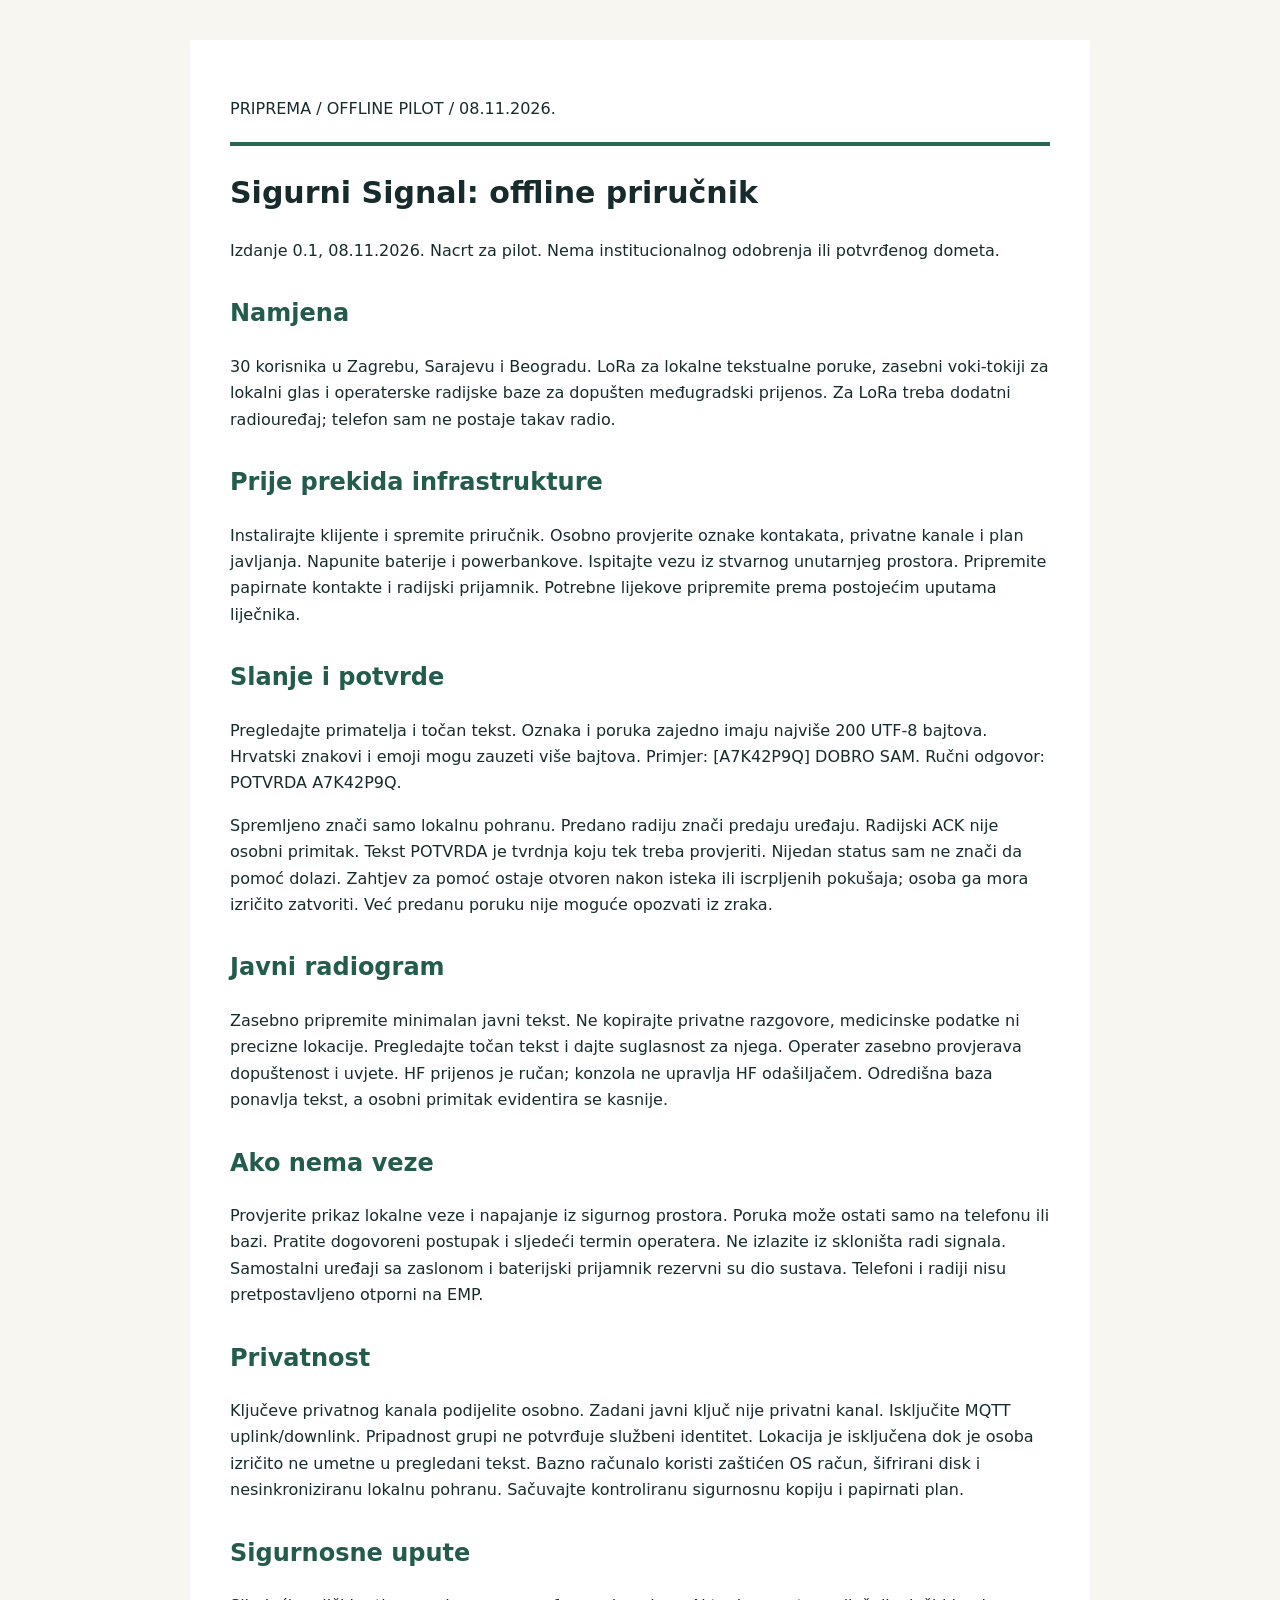
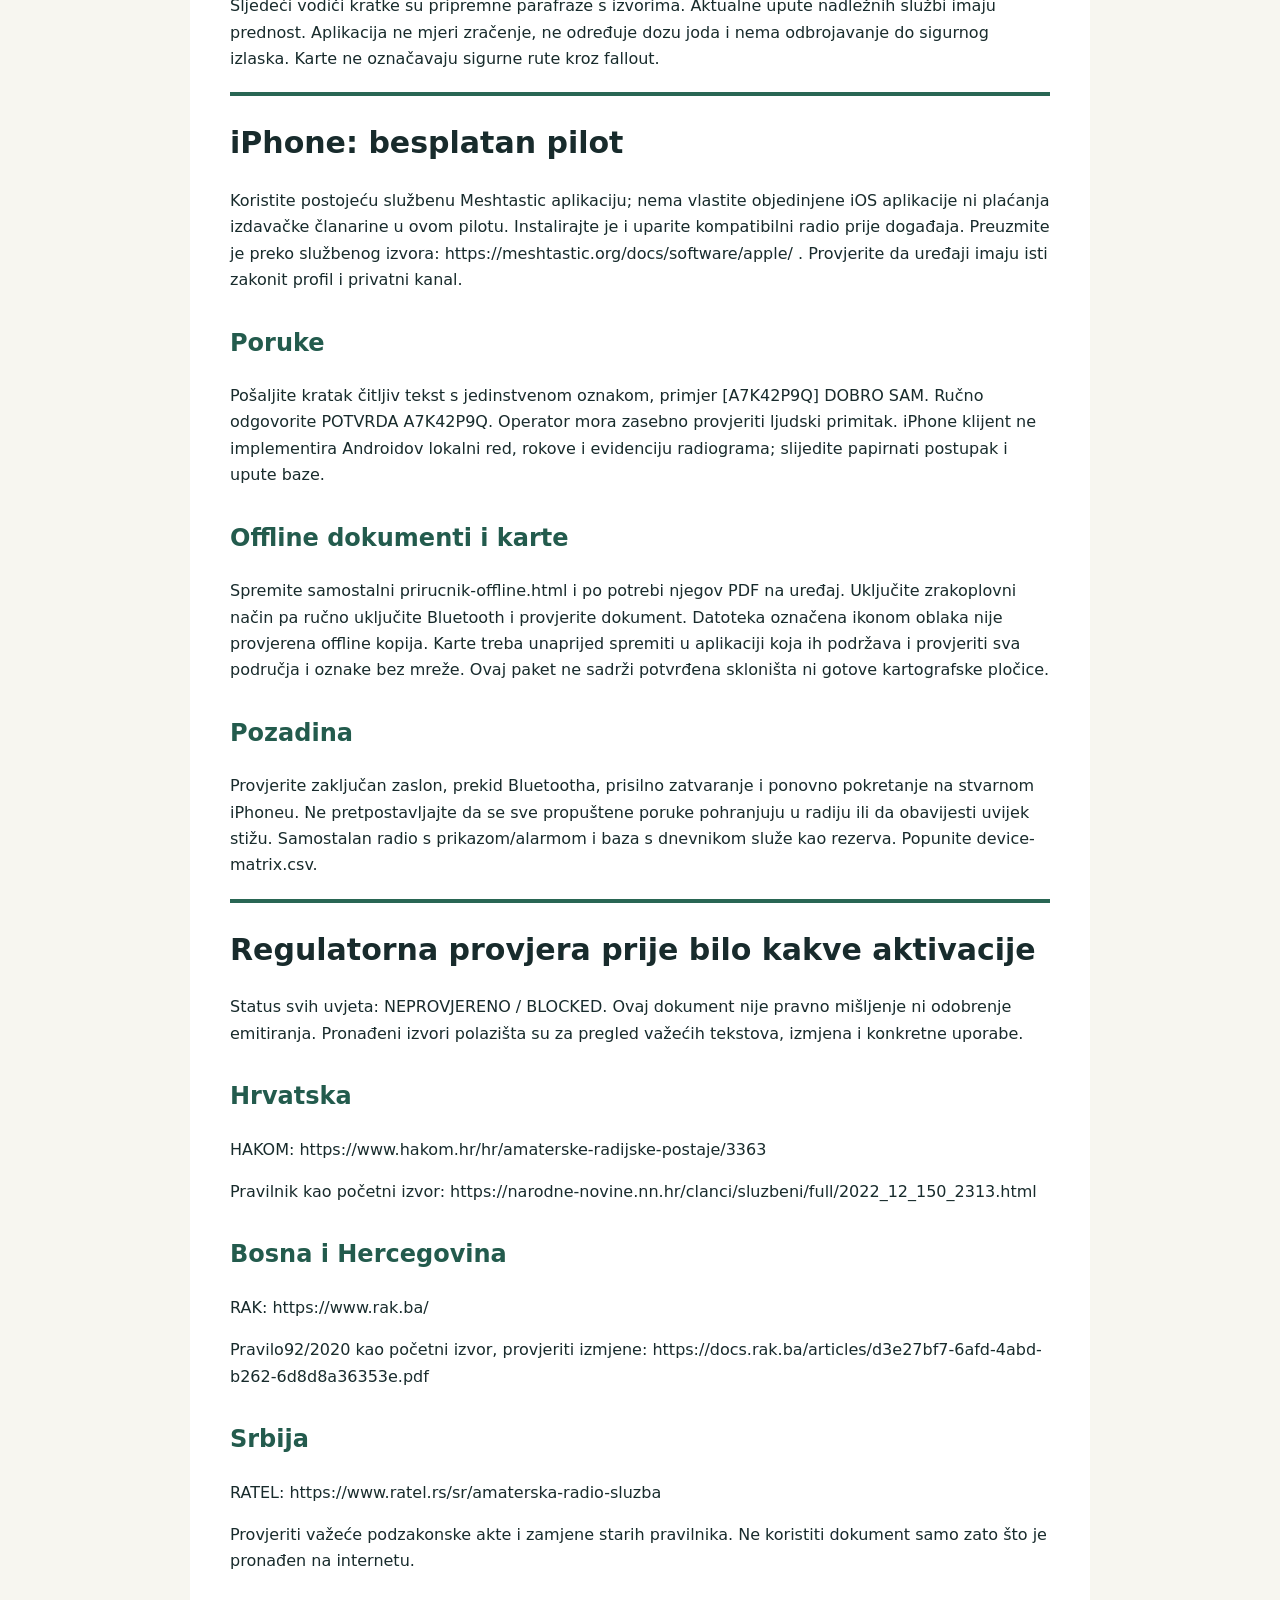
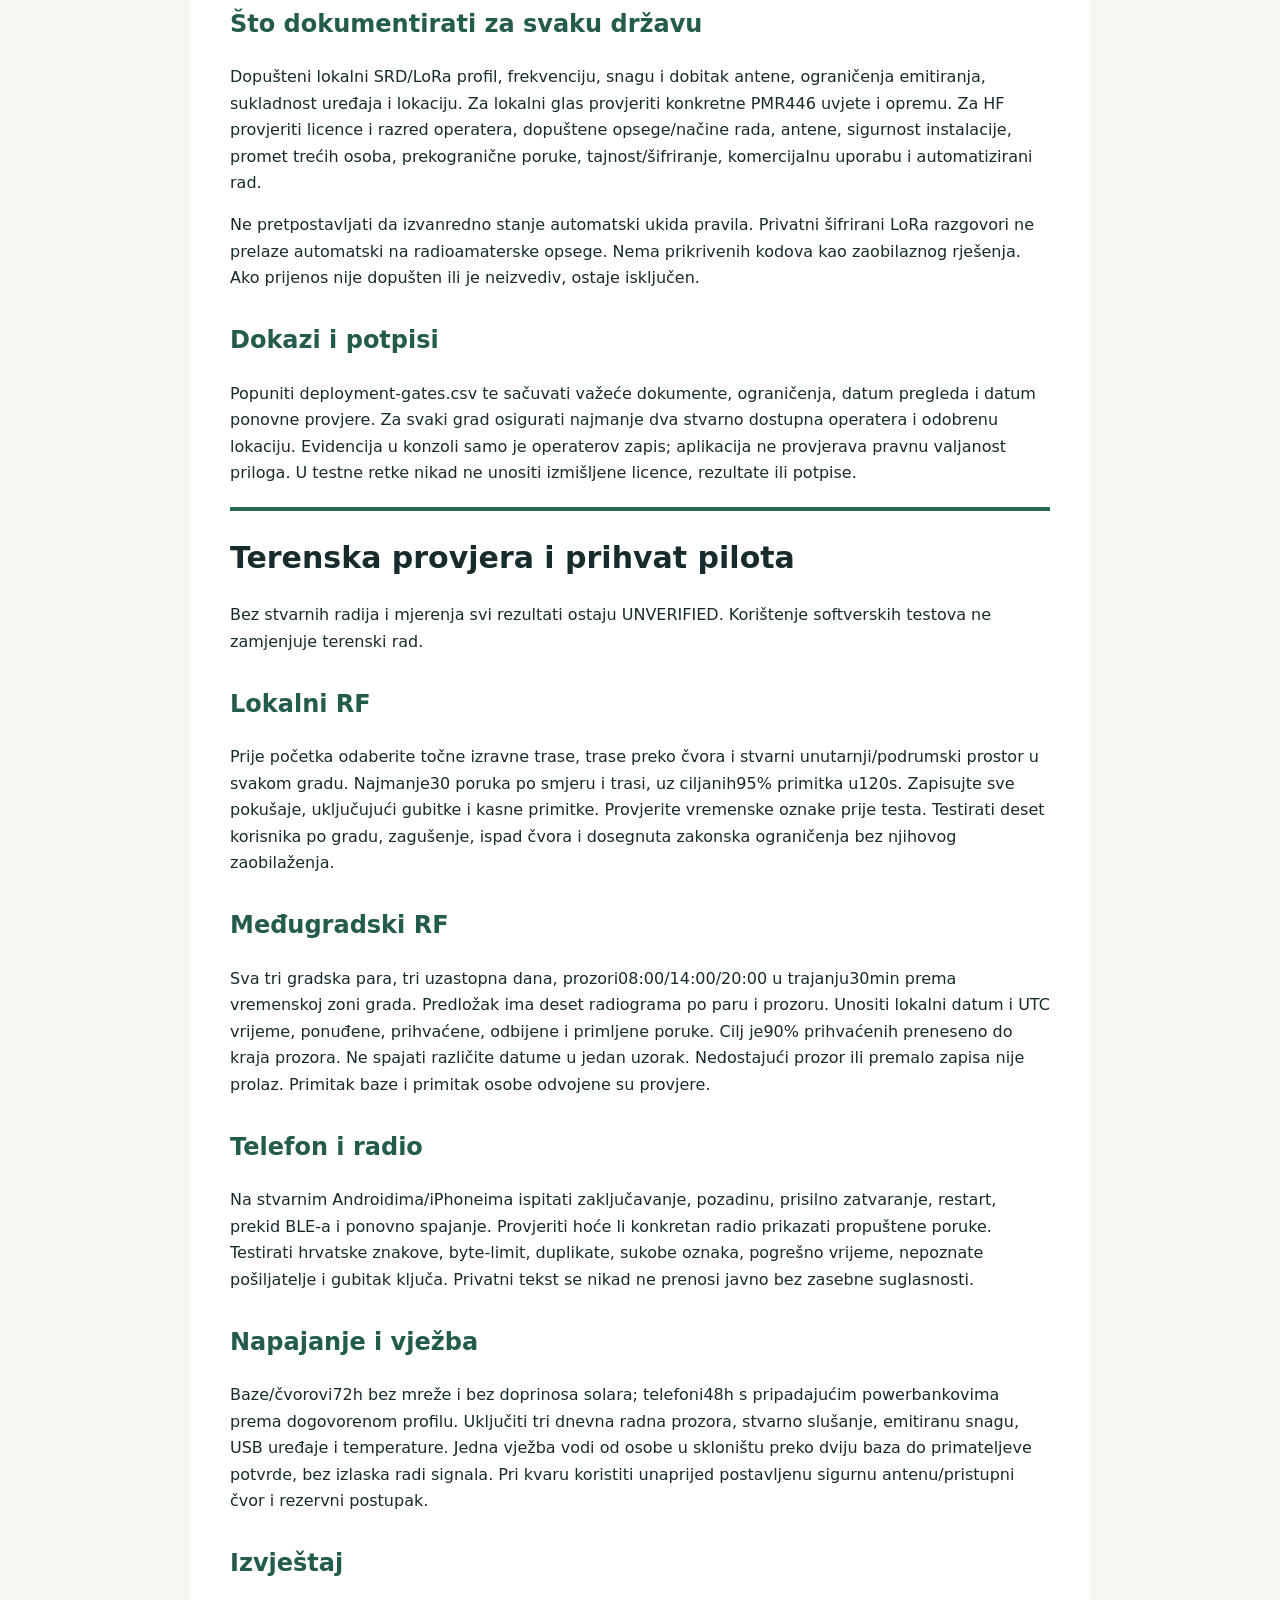
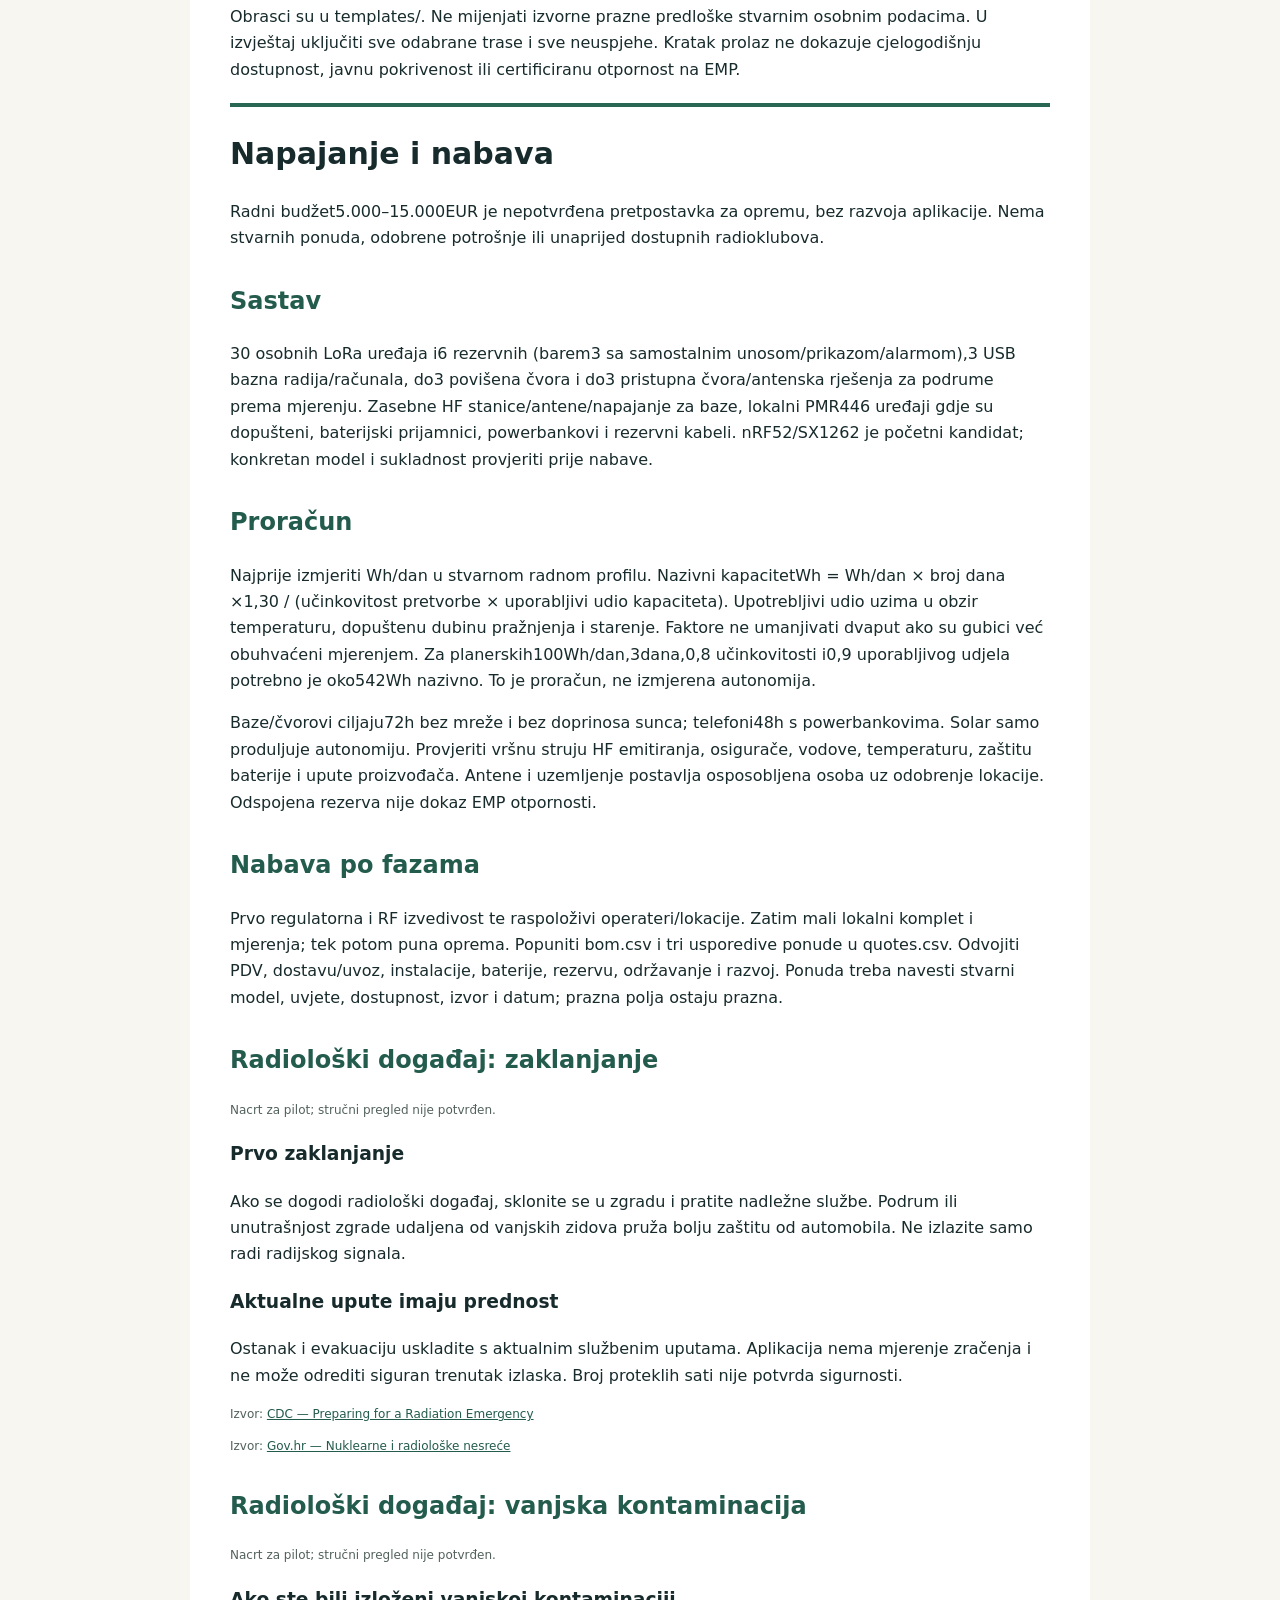
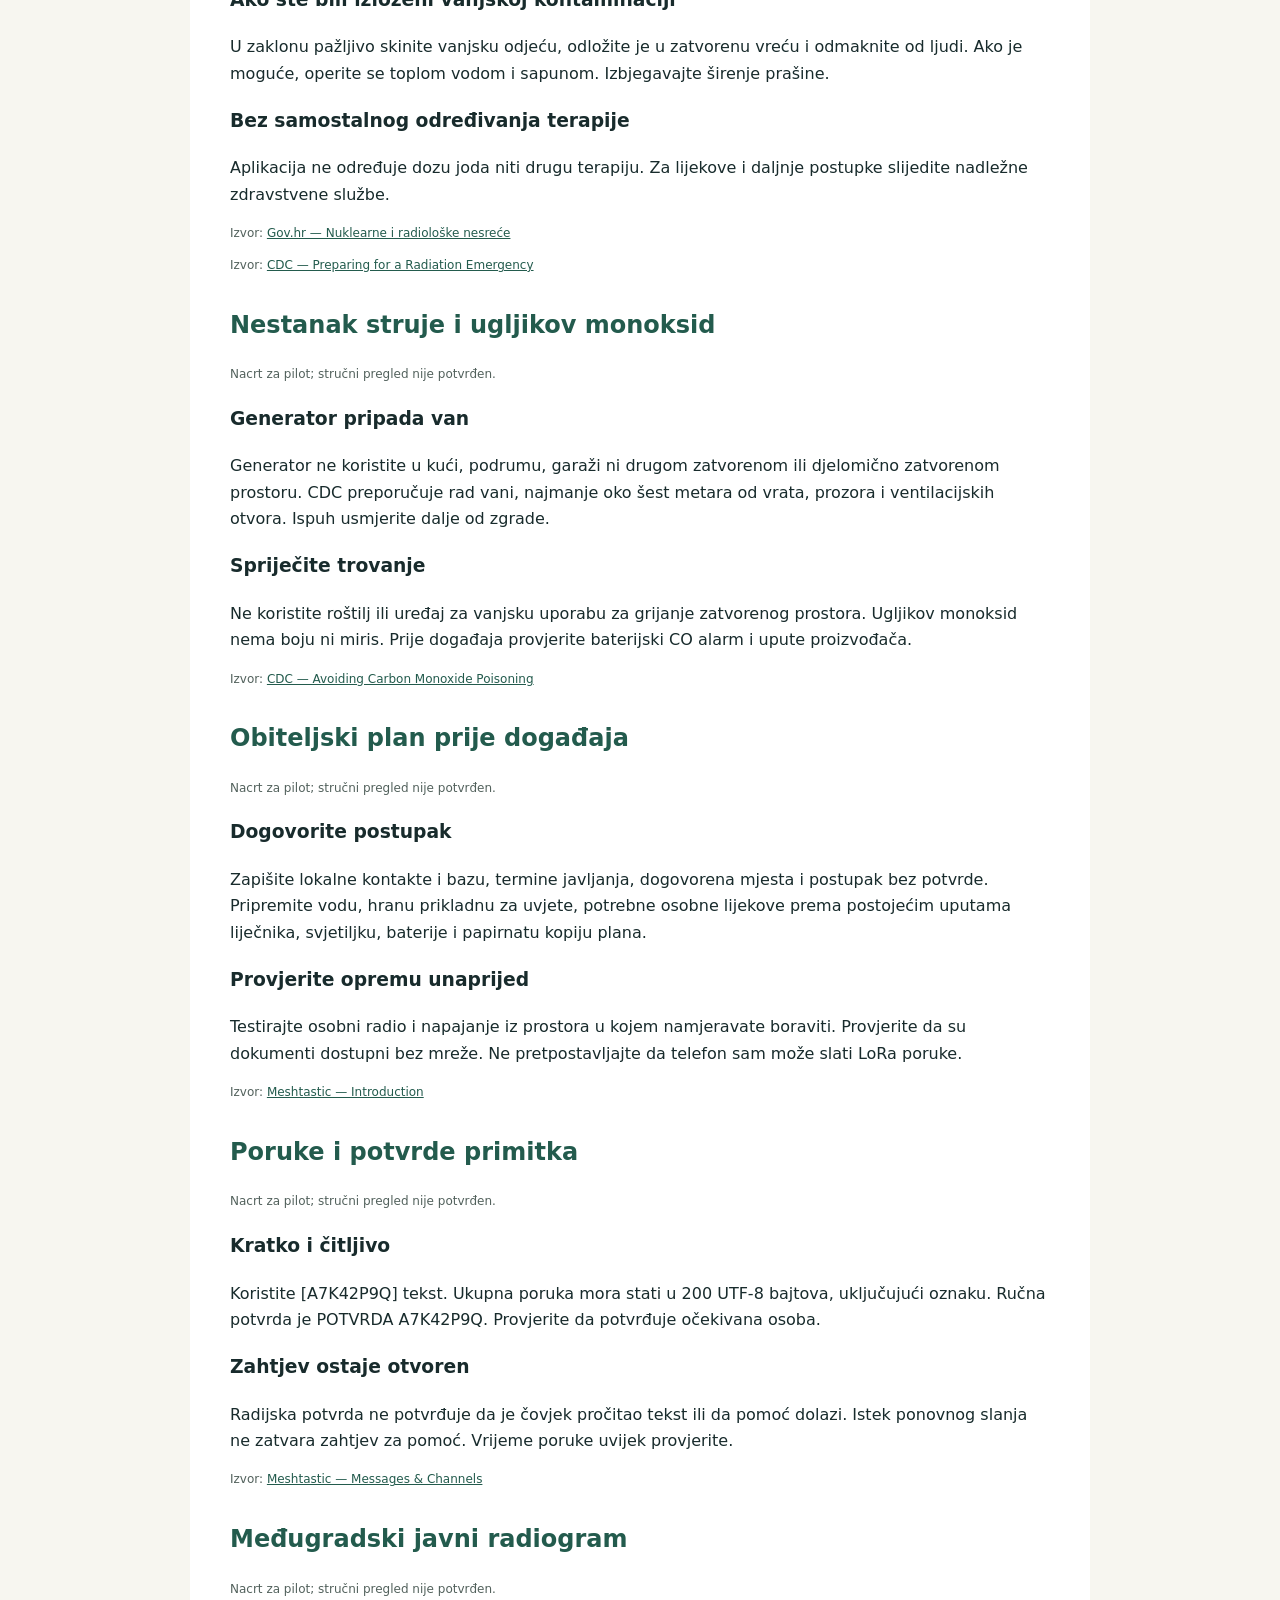
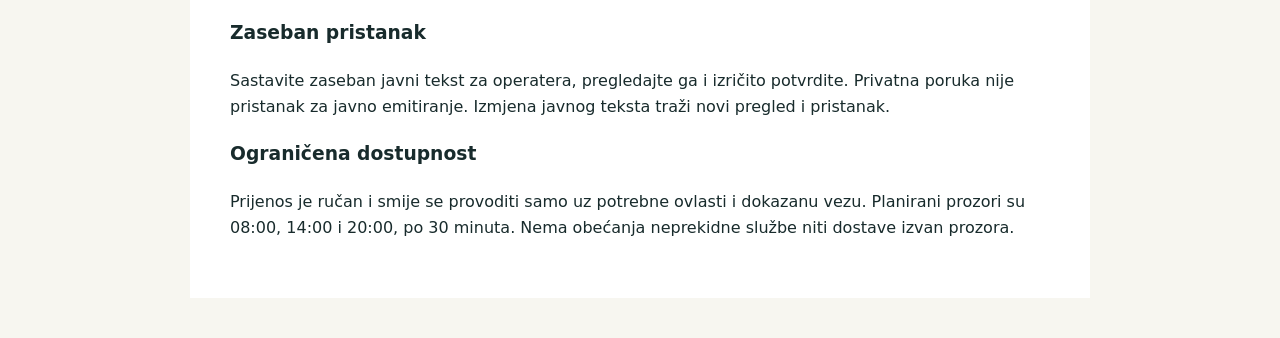
<file: docs/prirucnik-offline.html>
<!doctype html><html lang="hr"><meta charset="utf-8"><meta name="viewport" content="width=device-width,initial-scale=1"><title>Sigurni Signal — offline priručnik</title><style>body{font:16px/1.65 system-ui,sans-serif;color:#182b2c;background:#f7f6f0;margin:0}main{max-width:820px;margin:40px auto;padding:40px;background:white}h1{border-top:4px solid #296654;padding-top:22px;font-size:30px}h2{margin-top:30px;color:#235b4d}p{overflow-wrap:anywhere}a{color:#235b4d}.review,.source{font-size:12px;color:#52615c}section{break-inside:avoid}@media print{body,main{background:white;margin:0;padding:0}main{max-width:none}h1{break-before:page}h1:first-child{break-before:auto}@page{size:A4;margin:18mm}}</style><main><p>PRIPREMA / OFFLINE PILOT / 08.11.2026.</p><h1>Sigurni Signal: offline priručnik</h1><p>Izdanje 0.1, 08.11.2026. Nacrt za pilot. Nema institucionalnog odobrenja ili potvrđenog dometa.</p><h2>Namjena</h2><p>30 korisnika u Zagrebu, Sarajevu i Beogradu. LoRa za lokalne tekstualne poruke, zasebni voki-tokiji za lokalni glas i operaterske radijske baze za dopušten međugradski prijenos. Za LoRa treba dodatni radiouređaj; telefon sam ne postaje takav radio.</p><h2>Prije prekida infrastrukture</h2><p>Instalirajte klijente i spremite priručnik. Osobno provjerite oznake kontakata, privatne kanale i plan javljanja. Napunite baterije i powerbankove. Ispitajte vezu iz stvarnog unutarnjeg prostora. Pripremite papirnate kontakte i radijski prijamnik. Potrebne lijekove pripremite prema postojećim uputama liječnika.</p><h2>Slanje i potvrde</h2><p>Pregledajte primatelja i točan tekst. Oznaka i poruka zajedno imaju najviše 200 UTF-8 bajtova. Hrvatski znakovi i emoji mogu zauzeti više bajtova. Primjer: [A7K42P9Q] DOBRO SAM. Ručni odgovor: POTVRDA A7K42P9Q.</p><p>Spremljeno znači samo lokalnu pohranu. Predano radiju znači predaju uređaju. Radijski ACK nije osobni primitak. Tekst POTVRDA je tvrdnja koju tek treba provjeriti. Nijedan status sam ne znači da pomoć dolazi. Zahtjev za pomoć ostaje otvoren nakon isteka ili iscrpljenih pokušaja; osoba ga mora izričito zatvoriti. Već predanu poruku nije moguće opozvati iz zraka.</p><h2>Javni radiogram</h2><p>Zasebno pripremite minimalan javni tekst. Ne kopirajte privatne razgovore, medicinske podatke ni precizne lokacije. Pregledajte točan tekst i dajte suglasnost za njega. Operater zasebno provjerava dopuštenost i uvjete. HF prijenos je ručan; konzola ne upravlja HF odašiljačem. Odredišna baza ponavlja tekst, a osobni primitak evidentira se kasnije.</p><h2>Ako nema veze</h2><p>Provjerite prikaz lokalne veze i napajanje iz sigurnog prostora. Poruka može ostati samo na telefonu ili bazi. Pratite dogovoreni postupak i sljedeći termin operatera. Ne izlazite iz skloništa radi signala. Samostalni uređaji sa zaslonom i baterijski prijamnik rezervni su dio sustava. Telefoni i radiji nisu pretpostavljeno otporni na EMP.</p><h2>Privatnost</h2><p>Ključeve privatnog kanala podijelite osobno. Zadani javni ključ nije privatni kanal. Isključite MQTT uplink/downlink. Pripadnost grupi ne potvrđuje službeni identitet. Lokacija je isključena dok je osoba izričito ne umetne u pregledani tekst. Bazno računalo koristi zaštićen OS račun, šifrirani disk i nesinkroniziranu lokalnu pohranu. Sačuvajte kontroliranu sigurnosnu kopiju i papirnati plan.</p><h2>Sigurnosne upute</h2><p>Sljedeći vodiči kratke su pripremne parafraze s izvorima. Aktualne upute nadležnih službi imaju prednost. Aplikacija ne mjeri zračenje, ne određuje dozu joda i nema odbrojavanje do sigurnog izlaska. Karte ne označavaju sigurne rute kroz fallout.</p><h1>iPhone: besplatan pilot</h1><p>Koristite postojeću službenu Meshtastic aplikaciju; nema vlastite objedinjene iOS aplikacije ni plaćanja izdavačke članarine u ovom pilotu. Instalirajte je i uparite kompatibilni radio prije događaja. Preuzmite je preko službenog izvora: https://meshtastic.org/docs/software/apple/ . Provjerite da uređaji imaju isti zakonit profil i privatni kanal.</p><h2>Poruke</h2><p>Pošaljite kratak čitljiv tekst s jedinstvenom oznakom, primjer [A7K42P9Q] DOBRO SAM. Ručno odgovorite POTVRDA A7K42P9Q. Operator mora zasebno provjeriti ljudski primitak. iPhone klijent ne implementira Androidov lokalni red, rokove i evidenciju radiograma; slijedite papirnati postupak i upute baze.</p><h2>Offline dokumenti i karte</h2><p>Spremite samostalni prirucnik-offline.html i po potrebi njegov PDF na uređaj. Uključite zrakoplovni način pa ručno uključite Bluetooth i provjerite dokument. Datoteka označena ikonom oblaka nije provjerena offline kopija. Karte treba unaprijed spremiti u aplikaciji koja ih podržava i provjeriti sva područja i oznake bez mreže. Ovaj paket ne sadrži potvrđena skloništa ni gotove kartografske pločice.</p><h2>Pozadina</h2><p>Provjerite zaključan zaslon, prekid Bluetootha, prisilno zatvaranje i ponovno pokretanje na stvarnom iPhoneu. Ne pretpostavljajte da se sve propuštene poruke pohranjuju u radiju ili da obavijesti uvijek stižu. Samostalan radio s prikazom/alarmom i baza s dnevnikom služe kao rezerva. Popunite device-matrix.csv.</p><h1>Regulatorna provjera prije bilo kakve aktivacije</h1><p>Status svih uvjeta: NEPROVJERENO / BLOCKED. Ovaj dokument nije pravno mišljenje ni odobrenje emitiranja. Pronađeni izvori polazišta su za pregled važećih tekstova, izmjena i konkretne uporabe.</p><h2>Hrvatska</h2><p>HAKOM: https://www.hakom.hr/hr/amaterske-radijske-postaje/3363</p><p>Pravilnik kao početni izvor: https://narodne-novine.nn.hr/clanci/sluzbeni/full/2022_12_150_2313.html</p><h2>Bosna i Hercegovina</h2><p>RAK: https://www.rak.ba/</p><p>Pravilo92/2020 kao početni izvor, provjeriti izmjene: https://docs.rak.ba/articles/d3e27bf7-6afd-4abd-b262-6d8d8a36353e.pdf</p><h2>Srbija</h2><p>RATEL: https://www.ratel.rs/sr/amaterska-radio-sluzba</p><p>Provjeriti važeće podzakonske akte i zamjene starih pravilnika. Ne koristiti dokument samo zato što je pronađen na internetu.</p><h2>Što dokumentirati za svaku državu</h2><p>Dopušteni lokalni SRD/LoRa profil, frekvenciju, snagu i dobitak antene, ograničenja emitiranja, sukladnost uređaja i lokaciju. Za lokalni glas provjeriti konkretne PMR446 uvjete i opremu. Za HF provjeriti licence i razred operatera, dopuštene opsege/načine rada, antene, sigurnost instalacije, promet trećih osoba, prekogranične poruke, tajnost/šifriranje, komercijalnu uporabu i automatizirani rad.</p><p>Ne pretpostavljati da izvanredno stanje automatski ukida pravila. Privatni šifrirani LoRa razgovori ne prelaze automatski na radioamaterske opsege. Nema prikrivenih kodova kao zaobilaznog rješenja. Ako prijenos nije dopušten ili je neizvediv, ostaje isključen.</p><h2>Dokazi i potpisi</h2><p>Popuniti deployment-gates.csv te sačuvati važeće dokumente, ograničenja, datum pregleda i datum ponovne provjere. Za svaki grad osigurati najmanje dva stvarno dostupna operatera i odobrenu lokaciju. Evidencija u konzoli samo je operaterov zapis; aplikacija ne provjerava pravnu valjanost priloga. U testne retke nikad ne unositi izmišljene licence, rezultate ili potpise.</p><h1>Terenska provjera i prihvat pilota</h1><p>Bez stvarnih radija i mjerenja svi rezultati ostaju UNVERIFIED. Korištenje softverskih testova ne zamjenjuje terenski rad.</p><h2>Lokalni RF</h2><p>Prije početka odaberite točne izravne trase, trase preko čvora i stvarni unutarnji/podrumski prostor u svakom gradu. Najmanje30 poruka po smjeru i trasi, uz ciljanih95% primitka u120s. Zapisujte sve pokušaje, uključujući gubitke i kasne primitke. Provjerite vremenske oznake prije testa. Testirati deset korisnika po gradu, zagušenje, ispad čvora i dosegnuta zakonska ograničenja bez njihovog zaobilaženja.</p><h2>Međugradski RF</h2><p>Sva tri gradska para, tri uzastopna dana, prozori08:00/14:00/20:00 u trajanju30min prema vremenskoj zoni grada. Predložak ima deset radiograma po paru i prozoru. Unositi lokalni datum i UTC vrijeme, ponuđene, prihvaćene, odbijene i primljene poruke. Cilj je90% prihvaćenih preneseno do kraja prozora. Ne spajati različite datume u jedan uzorak. Nedostajući prozor ili premalo zapisa nije prolaz. Primitak baze i primitak osobe odvojene su provjere.</p><h2>Telefon i radio</h2><p>Na stvarnim Androidima/iPhoneima ispitati zaključavanje, pozadinu, prisilno zatvaranje, restart, prekid BLE-a i ponovno spajanje. Provjeriti hoće li konkretan radio prikazati propuštene poruke. Testirati hrvatske znakove, byte-limit, duplikate, sukobe oznaka, pogrešno vrijeme, nepoznate pošiljatelje i gubitak ključa. Privatni tekst se nikad ne prenosi javno bez zasebne suglasnosti.</p><h2>Napajanje i vježba</h2><p>Baze/čvorovi72h bez mreže i bez doprinosa solara; telefoni48h s pripadajućim powerbankovima prema dogovorenom profilu. Uključiti tri dnevna radna prozora, stvarno slušanje, emitiranu snagu, USB uređaje i temperature. Jedna vježba vodi od osobe u skloništu preko dviju baza do primateljeve potvrde, bez izlaska radi signala. Pri kvaru koristiti unaprijed postavljenu sigurnu antenu/pristupni čvor i rezervni postupak.</p><h2>Izvještaj</h2><p>Obrasci su u templates/. Ne mijenjati izvorne prazne predloške stvarnim osobnim podacima. U izvještaj uključiti sve odabrane trase i sve neuspjehe. Kratak prolaz ne dokazuje cjelogodišnju dostupnost, javnu pokrivenost ili certificiranu otpornost na EMP.</p><h1>Napajanje i nabava</h1><p>Radni budžet5.000–15.000EUR je nepotvrđena pretpostavka za opremu, bez razvoja aplikacije. Nema stvarnih ponuda, odobrene potrošnje ili unaprijed dostupnih radioklubova.</p><h2>Sastav</h2><p>30 osobnih LoRa uređaja i6 rezervnih (barem3 sa samostalnim unosom/prikazom/alarmom),3 USB bazna radija/računala, do3 povišena čvora i do3 pristupna čvora/antenska rješenja za podrume prema mjerenju. Zasebne HF stanice/antene/napajanje za baze, lokalni PMR446 uređaji gdje su dopušteni, baterijski prijamnici, powerbankovi i rezervni kabeli. nRF52/SX1262 je početni kandidat; konkretan model i sukladnost provjeriti prije nabave.</p><h2>Proračun</h2><p>Najprije izmjeriti Wh/dan u stvarnom radnom profilu. Nazivni kapacitetWh = Wh/dan × broj dana ×1,30 / (učinkovitost pretvorbe × uporabljivi udio kapaciteta). Upotrebljivi udio uzima u obzir temperaturu, dopuštenu dubinu pražnjenja i starenje. Faktore ne umanjivati dvaput ako su gubici već obuhvaćeni mjerenjem. Za planerskih100Wh/dan,3dana,0,8 učinkovitosti i0,9 uporabljivog udjela potrebno je oko542Wh nazivno. To je proračun, ne izmjerena autonomija.</p><p>Baze/čvorovi ciljaju72h bez mreže i bez doprinosa sunca; telefoni48h s powerbankovima. Solar samo produljuje autonomiju. Provjeriti vršnu struju HF emitiranja, osigurače, vodove, temperaturu, zaštitu baterije i upute proizvođača. Antene i uzemljenje postavlja osposobljena osoba uz odobrenje lokacije. Odspojena rezerva nije dokaz EMP otpornosti.</p><h2>Nabava po fazama</h2><p>Prvo regulatorna i RF izvedivost te raspoloživi operateri/lokacije. Zatim mali lokalni komplet i mjerenja; tek potom puna oprema. Popuniti bom.csv i tri usporedive ponude u quotes.csv. Odvojiti PDV, dostavu/uvoz, instalacije, baterije, rezervu, održavanje i razvoj. Ponuda treba navesti stvarni model, uvjete, dostupnost, izvor i datum; prazna polja ostaju prazna.</p><section><h2>Radiološki događaj: zaklanjanje</h2><p class="review">Nacrt za pilot; stručni pregled nije potvrđen.</p><h3>Prvo zaklanjanje</h3><p>Ako se dogodi radiološki događaj, sklonite se u zgradu i pratite nadležne službe. Podrum ili unutrašnjost zgrade udaljena od vanjskih zidova pruža bolju zaštitu od automobila. Ne izlazite samo radi radijskog signala.</p><h3>Aktualne upute imaju prednost</h3><p>Ostanak i evakuaciju uskladite s aktualnim službenim uputama. Aplikacija nema mjerenje zračenja i ne može odrediti siguran trenutak izlaska. Broj proteklih sati nije potvrda sigurnosti.</p><p class="source">Izvor: <a href="https://www.cdc.gov/radiation-emergencies/safety/">CDC — Preparing for a Radiation Emergency</a></p><p class="source">Izvor: <a href="https://www.gov.hr/hr/nuklearne-i-radioloske-nesrece/1180">Gov.hr — Nuklearne i radiološke nesreće</a></p></section><section><h2>Radiološki događaj: vanjska kontaminacija</h2><p class="review">Nacrt za pilot; stručni pregled nije potvrđen.</p><h3>Ako ste bili izloženi vanjskoj kontaminaciji</h3><p>U zaklonu pažljivo skinite vanjsku odjeću, odložite je u zatvorenu vreću i odmaknite od ljudi. Ako je moguće, operite se toplom vodom i sapunom. Izbjegavajte širenje prašine.</p><h3>Bez samostalnog određivanja terapije</h3><p>Aplikacija ne određuje dozu joda niti drugu terapiju. Za lijekove i daljnje postupke slijedite nadležne zdravstvene službe.</p><p class="source">Izvor: <a href="https://www.gov.hr/hr/nuklearne-i-radioloske-nesrece/1180">Gov.hr — Nuklearne i radiološke nesreće</a></p><p class="source">Izvor: <a href="https://www.cdc.gov/radiation-emergencies/safety/">CDC — Preparing for a Radiation Emergency</a></p></section><section><h2>Nestanak struje i ugljikov monoksid</h2><p class="review">Nacrt za pilot; stručni pregled nije potvrđen.</p><h3>Generator pripada van</h3><p>Generator ne koristite u kući, podrumu, garaži ni drugom zatvorenom ili djelomično zatvorenom prostoru. CDC preporučuje rad vani, najmanje oko šest metara od vrata, prozora i ventilacijskih otvora. Ispuh usmjerite dalje od zgrade.</p><h3>Spriječite trovanje</h3><p>Ne koristite roštilj ili uređaj za vanjsku uporabu za grijanje zatvorenog prostora. Ugljikov monoksid nema boju ni miris. Prije događaja provjerite baterijski CO alarm i upute proizvođača.</p><p class="source">Izvor: <a href="https://www.cdc.gov/natural-disasters/psa-toolkit/avoiding-carbon-monoxide-poisoning.html">CDC — Avoiding Carbon Monoxide Poisoning</a></p></section><section><h2>Obiteljski plan prije događaja</h2><p class="review">Nacrt za pilot; stručni pregled nije potvrđen.</p><h3>Dogovorite postupak</h3><p>Zapišite lokalne kontakte i bazu, termine javljanja, dogovorena mjesta i postupak bez potvrde. Pripremite vodu, hranu prikladnu za uvjete, potrebne osobne lijekove prema postojećim uputama liječnika, svjetiljku, baterije i papirnatu kopiju plana.</p><h3>Provjerite opremu unaprijed</h3><p>Testirajte osobni radio i napajanje iz prostora u kojem namjeravate boraviti. Provjerite da su dokumenti dostupni bez mreže. Ne pretpostavljajte da telefon sam može slati LoRa poruke.</p><p class="source">Izvor: <a href="https://meshtastic.org/docs/introduction/">Meshtastic — Introduction</a></p></section><section><h2>Poruke i potvrde primitka</h2><p class="review">Nacrt za pilot; stručni pregled nije potvrđen.</p><h3>Kratko i čitljivo</h3><p>Koristite [A7K42P9Q] tekst. Ukupna poruka mora stati u 200 UTF-8 bajtova, uključujući oznaku. Ručna potvrda je POTVRDA A7K42P9Q. Provjerite da potvrđuje očekivana osoba.</p><h3>Zahtjev ostaje otvoren</h3><p>Radijska potvrda ne potvrđuje da je čovjek pročitao tekst ili da pomoć dolazi. Istek ponovnog slanja ne zatvara zahtjev za pomoć. Vrijeme poruke uvijek provjerite.</p><p class="source">Izvor: <a href="https://meshtastic.org/docs/software/android/user/messages-and-channels/">Meshtastic — Messages &amp; Channels</a></p></section><section><h2>Međugradski javni radiogram</h2><p class="review">Nacrt za pilot; stručni pregled nije potvrđen.</p><h3>Zaseban pristanak</h3><p>Sastavite zaseban javni tekst za operatera, pregledajte ga i izričito potvrdite. Privatna poruka nije pristanak za javno emitiranje. Izmjena javnog teksta traži novi pregled i pristanak.</p><h3>Ograničena dostupnost</h3><p>Prijenos je ručan i smije se provoditi samo uz potrebne ovlasti i dokazanu vezu. Planirani prozori su 08:00, 14:00 i 20:00, po 30 minuta. Nema obećanja neprekidne službe niti dostave izvan prozora.</p></section></main></html>
</file>
